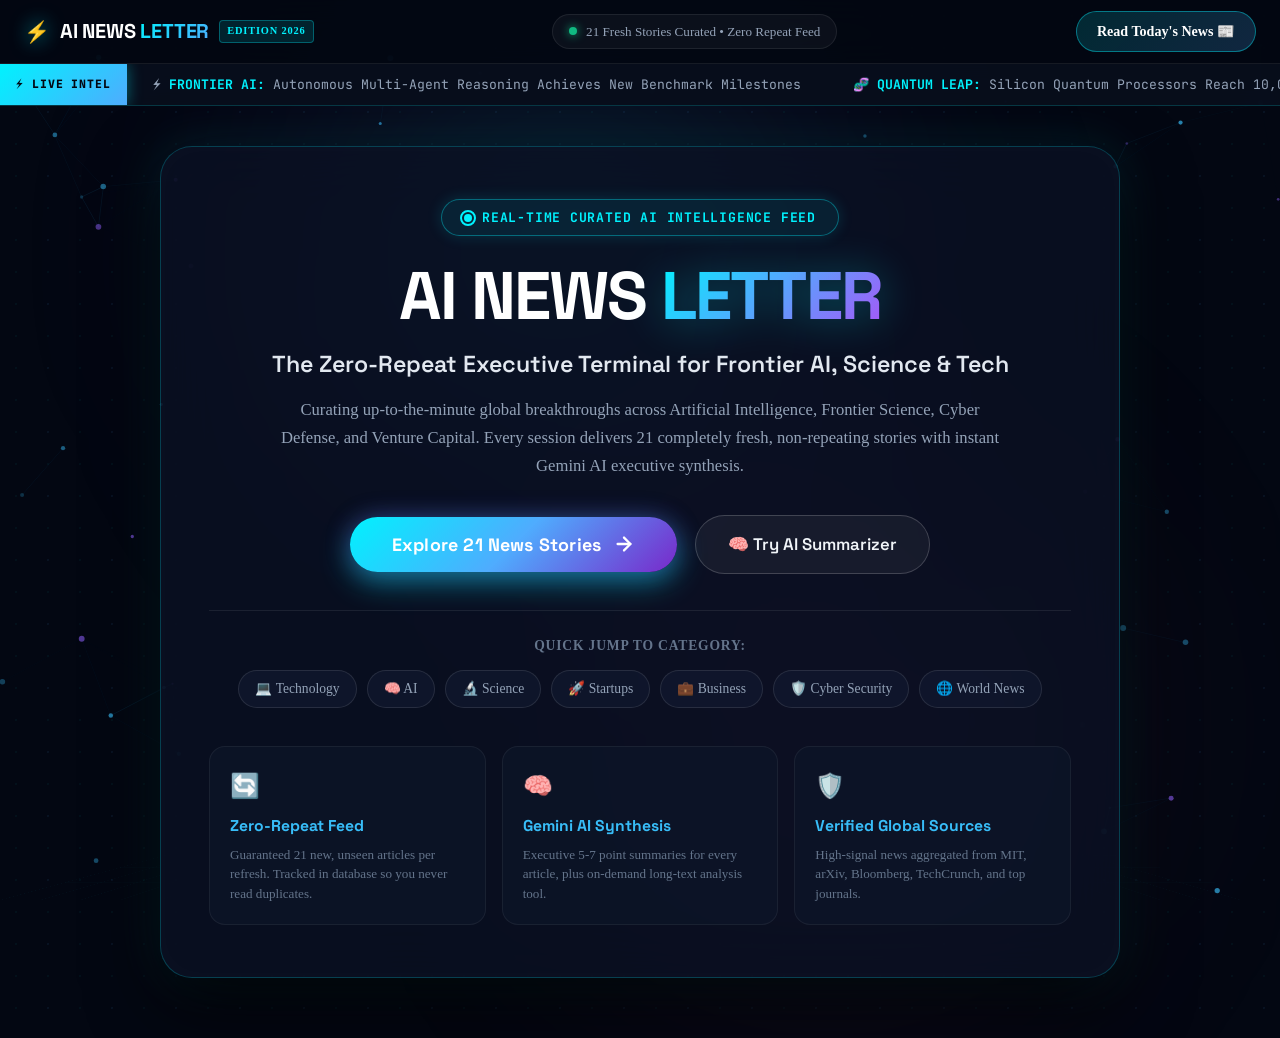
<file: index.html>
<!DOCTYPE html>
<html lang="en">
<head>
  <meta charset="UTF-8">
  <meta name="viewport" content="width=device-width, initial-scale=1.0">
  <meta http-equiv="refresh" content="0; url=frontend/index.html">
  <title>AI NEWS LETTER — Real-Time Curated AI Intelligence</title>
  <script>
    window.location.replace("frontend/index.html");
  </script>
</head>
<body style="background:#030712; color:#ffffff; font-family:system-ui,-apple-system,sans-serif; text-align:center; padding-top:25vh;">
  <h1 style="font-size:2.5rem; margin-bottom:12px;">⚡ AI NEWS LETTER</h1>
  <p style="color:#94a3b8; font-size:1.1rem; margin-bottom:24px;">Launching Intelligence Terminal...</p>
  <a href="frontend/index.html" style="display:inline-block; padding:12px 28px; background:#00f2fe; color:#030712; font-weight:bold; text-decoration:none; border-radius:9999px;">
    Enter Website &rarr;
  </a>
</body>
</html>
</file>
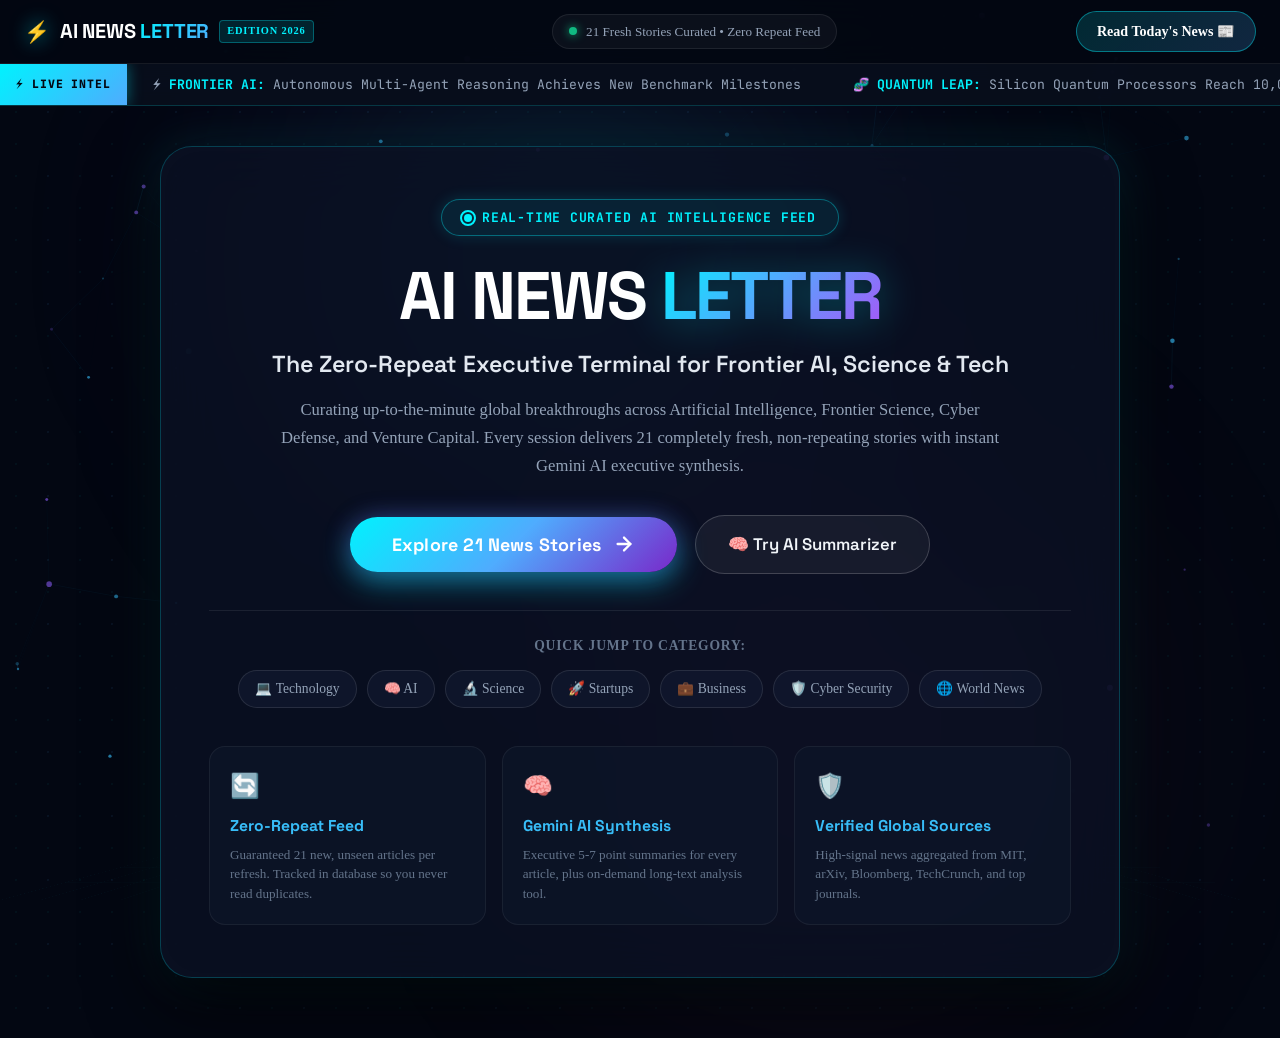
<file: frontend/index.html>
<!DOCTYPE html>
<html lang="en" data-theme="dark">
<head>
  <meta charset="UTF-8">
  <meta name="viewport" content="width=device-width, initial-scale=1.0">
  <title>AI NEWS LETTER — Real-Time Curated AI Intelligence</title>
  <link rel="stylesheet" href="css/style.css">
  <link rel="stylesheet" href="css/start.css">
  <link rel="icon" type="image/svg+xml" href="data:image/svg+xml,<svg xmlns='http://www.w3.org/2000/svg' viewBox='0 0 100 100'><text y='.9em' font-size='90'>⚡</text></svg>">
</head>
<body class="start-body">

  <!-- Interactive Canvas Particle Simulation -->
  <canvas id="particle-canvas"></canvas>

  <!-- Volumetric Aurora Lights & Perspective Grid -->
  <div class="aurora-glow-1"></div>
  <div class="aurora-glow-2"></div>
  <div class="cyber-grid-floor"></div>

  <!-- Top Navigation Header -->
  <header class="start-nav">
    <div class="start-nav-inner">
      <a href="home.html" class="start-brand">
        <span class="start-brand-icon">⚡</span>
        <span class="start-brand-text">AI NEWS <strong>LETTER</strong></span>
        <span class="start-brand-badge">EDITION 2026</span>
      </a>

      <div class="start-nav-center">
        <span class="live-dot"></span>
        <span class="live-text">21 Fresh Stories Curated • Zero Repeat Feed</span>
      </div>

      <div class="start-nav-actions">
        <a href="home.html" class="start-nav-cta">
          <span>Read Today's News 📰</span>
        </a>
      </div>
    </div>
  </header>

  <!-- Breaking Live AI Marquee Ticker -->
  <aside class="ticker-wrap" aria-label="Live AI Breaking News">
    <div class="ticker-badge">⚡ LIVE INTEL</div>
    <div class="ticker-move">
      <span class="ticker-item">⚡ <strong>FRONTIER AI:</strong> Autonomous Multi-Agent Reasoning Achieves New Benchmark Milestones</span>
      <span class="ticker-item">🧬 <strong>QUANTUM LEAP:</strong> Silicon Quantum Processors Reach 10,000 Qubits Coherence</span>
      <span class="ticker-item">🛡️ <strong>CYBER SHIELD:</strong> Zero-Day Neural Vulnerability Patches Deployed Globally</span>
      <span class="ticker-item">🚀 <strong>VENTURE SURGE:</strong> Generative AI Capital Inflow Exceeds $40B in Q4</span>
      <span class="ticker-item">🌐 <strong>GLOBAL POLICY:</strong> Multi-Nation AI Safety Treaty Signed at Summit</span>
      <!-- Marquee loop duplicate -->
      <span class="ticker-item">⚡ <strong>FRONTIER AI:</strong> Autonomous Multi-Agent Reasoning Achieves New Benchmark Milestones</span>
      <span class="ticker-item">🧬 <strong>QUANTUM LEAP:</strong> Silicon Quantum Processors Reach 10,000 Qubits Coherence</span>
      <span class="ticker-item">🛡️ <strong>CYBER SHIELD:</strong> Zero-Day Neural Vulnerability Patches Deployed Globally</span>
      <span class="ticker-item">🚀 <strong>VENTURE SURGE:</strong> Generative AI Capital Inflow Exceeds $40B in Q4</span>
      <span class="ticker-item">🌐 <strong>GLOBAL POLICY:</strong> Multi-Nation AI Safety Treaty Signed at Summit</span>
    </div>
  </aside>

  <!-- Main Hero Editorial Stage -->
  <main class="start-content-wrapper">
    <div class="start-hero-card">
      <div class="start-badge">
        <span class="radar-ping"></span>
        <span>Real-Time Curated AI Intelligence Feed</span>
      </div>

      <h1 class="start-title">
        AI NEWS <span class="gradient-text">LETTER</span>
      </h1>

      <p class="start-tagline">
        The Zero-Repeat Executive Terminal for Frontier AI, Science & Tech
      </p>

      <p class="start-description">
        Curating up-to-the-minute global breakthroughs across Artificial Intelligence, Frontier Science, Cyber Defense, and Venture Capital. Every session delivers 21 completely fresh, non-repeating stories with instant Gemini AI executive synthesis.
      </p>

      <!-- Primary Action Buttons -->
      <div class="start-cta-group">
        <button id="explore-btn" class="btn-explore" aria-label="Launch News Feed">
          <span>Explore 21 News Stories</span>
          <svg width="22" height="22" viewBox="0 0 24 24" fill="none" stroke="currentColor" stroke-width="2.5" stroke-linecap="round" stroke-linejoin="round">
            <line x1="5" y1="12" x2="19" y2="12"></line>
            <polyline points="12 5 19 12 12 19"></polyline>
          </svg>
        </button>
        <a href="home.html#summarizer" class="btn-summarizer-cta">
          <span>🧠 Try AI Summarizer</span>
        </a>
      </div>

      <!-- Quick Category Navigator -->
      <div class="start-categories-section">
        <span class="start-cat-label">Quick Jump to Category:</span>
        <div class="start-cat-pills">
          <a href="home.html?category=Technology" class="start-cat-chip">💻 Technology</a>
          <a href="home.html?category=AI" class="start-cat-chip">🧠 AI</a>
          <a href="home.html?category=Science" class="start-cat-chip">🔬 Science</a>
          <a href="home.html?category=Startups" class="start-cat-chip">🚀 Startups</a>
          <a href="home.html?category=Business" class="start-cat-chip">💼 Business</a>
          <a href="home.html?category=Cyber%20Security" class="start-cat-chip">🛡️ Cyber Security</a>
          <a href="home.html?category=World%20News" class="start-cat-chip">🌐 World News</a>
        </div>
      </div>

      <!-- Professional Value Highlights -->
      <div class="features-grid">
        <div class="feature-box">
          <div class="feature-icon">🔄</div>
          <div class="feature-title">Zero-Repeat Feed</div>
          <div class="feature-desc">Guaranteed 21 new, unseen articles per refresh. Tracked in database so you never read duplicates.</div>
        </div>
        <div class="feature-box">
          <div class="feature-icon">🧠</div>
          <div class="feature-title">Gemini AI Synthesis</div>
          <div class="feature-desc">Executive 5-7 point summaries for every article, plus on-demand long-text analysis tool.</div>
        </div>
        <div class="feature-box">
          <div class="feature-icon">🛡️</div>
          <div class="feature-title">Verified Global Sources</div>
          <div class="feature-desc">High-signal news aggregated from MIT, arXiv, Bloomberg, TechCrunch, and top journals.</div>
        </div>
      </div>
    </div>
  </main>

  <!-- Scripts -->
  <script src="js/news_data.js"></script>
  <script src="js/api.js"></script>
  <script src="js/start.js"></script>
</body>
</html>
</file>
<file: frontend/css/style.css>
/* ==========================================================================
   AI NEWS LETTER — Cyber-Editorial Design System (Ultra-Premium Tech Magazine)
   Fonts: Space Grotesk (Headings), Plus Jakarta Sans (Body), JetBrains Mono (Tech Meta)
   Aesthetic: Deep Obsidian Void, Holographic Cyan & Electric Violet Accents
   ========================================================================== */

@import url('https://fonts.googleapis.com/css2?family=JetBrains+Mono:wght@400;500;600&family=Plus+Jakarta+Sans:wght@300;400;500;600;700&family=Space+Grotesk:wght@500;600;700;800&display=swap');

:root {
  /* Core Void Palette */
  --bg-void: #04060d;
  --bg-primary: #070a14;
  --bg-secondary: #0d1222;
  --bg-surface: #12182d;
  --bg-surface-hover: #1a233f;
  --bg-glass: rgba(13, 18, 34, 0.82);
  --bg-glass-card: rgba(18, 24, 45, 0.65);

  /* Borders & Grids */
  --border-subtle: rgba(255, 255, 255, 0.07);
  --border-glow: rgba(0, 242, 254, 0.35);
  --border-violet: rgba(121, 40, 202, 0.4);

  /* Luminous Holographic Accents */
  --neon-cyan: #00f2fe;
  --neon-blue: #4facfe;
  --neon-violet: #7928ca;
  --neon-purple: #a855f7;
  --neon-emerald: #10b981;
  --neon-rose: #f43f5e;
  --neon-amber: #f59e0b;

  --gradient-hologram: linear-gradient(135deg, #00f2fe 0%, #4facfe 40%, #7928ca 100%);
  --gradient-card: linear-gradient(180deg, rgba(18, 24, 45, 0.75) 0%, rgba(9, 13, 26, 0.92) 100%);
  --gradient-card-hover: linear-gradient(180deg, rgba(26, 35, 63, 0.85) 0%, rgba(13, 18, 34, 0.95) 100%);
  --gradient-glow-border: linear-gradient(90deg, #00f2fe, #7928ca, #00f2fe);

  /* Typography */
  --font-heading: 'Space Grotesk', -apple-system, sans-serif;
  --font-body: 'Plus Jakarta Sans', -apple-system, sans-serif;
  --font-mono: 'JetBrains Mono', monospace;

  /* Typography Colors */
  --text-primary: #f8fafc;
  --text-secondary: #94a3b8;
  --text-muted: #64748b;

  /* Shadows */
  --shadow-sm: 0 4px 14px rgba(0, 0, 0, 0.4);
  --shadow-md: 0 10px 30px rgba(0, 0, 0, 0.55);
  --shadow-lg: 0 20px 50px rgba(0, 0, 0, 0.7);
  --shadow-cyan-glow: 0 0 25px rgba(0, 242, 254, 0.25);
  --shadow-violet-glow: 0 0 35px rgba(121, 40, 202, 0.3);

  --radius-sm: 8px;
  --radius-md: 14px;
  --radius-lg: 24px;
  --radius-full: 9999px;
  --transition: all 0.28s cubic-bezier(0.16, 1, 0.3, 1);
}

/* Light Mode Overrides */
[data-theme="light"] {
  --bg-void: #f8fafc;
  --bg-primary: #ffffff;
  --bg-secondary: #f1f5f9;
  --bg-surface: #ffffff;
  --bg-surface-hover: #e2e8f0;
  --bg-glass: rgba(255, 255, 255, 0.95);
  --bg-glass-card: rgba(255, 255, 255, 0.95);

  --border-subtle: rgba(0, 0, 0, 0.1);
  --border-glow: rgba(0, 242, 254, 0.6);

  --text-primary: #090d16;
  --text-secondary: #1e293b;
  --text-muted: #475569;

  --gradient-card: linear-gradient(180deg, #ffffff 0%, #f8fafc 100%);
  --gradient-card-hover: linear-gradient(180deg, #ffffff 0%, #f1f5f9 100%);
  --shadow-sm: 0 2px 8px rgba(0, 0, 0, 0.06);
  --shadow-md: 0 10px 24px rgba(0, 0, 0, 0.08);
  --shadow-lg: 0 20px 40px rgba(0, 0, 0, 0.12);
}

[data-theme="light"] .nav-brand {
  color: #090d16 !important;
}

[data-theme="light"] .feed-title {
  background: linear-gradient(135deg, #090d16 20%, #334155 100%) !important;
  -webkit-background-clip: text !important;
  -webkit-text-fill-color: transparent !important;
}

[data-theme="light"] .feed-meta {
  color: #334155 !important;
}

/* Base Styles */
*, *::before, *::after {
  box-sizing: border-box;
  margin: 0;
  padding: 0;
}

body {
  font-family: var(--font-body);
  background-color: var(--bg-void);
  background-image: 
    radial-gradient(rgba(0, 242, 254, 0.04) 1px, transparent 1px),
    radial-gradient(rgba(121, 40, 202, 0.04) 1px, transparent 1px);
  background-size: 32px 32px, 64px 64px;
  background-position: 0 0, 16px 16px;
  color: var(--text-primary);
  line-height: 1.6;
  -webkit-font-smoothing: antialiased;
  min-height: 100vh;
  overflow-x: hidden;
  transition: background-color 0.3s ease, color 0.3s ease;
}

a {
  color: inherit;
  text-decoration: none;
}

button {
  cursor: pointer;
  font-family: inherit;
  border: none;
  background: none;
}

img {
  max-width: 100%;
  display: block;
}

.container {
  width: 100%;
  max-width: 1380px;
  margin: 0 auto;
  padding: 0 24px;
}

/* ==========================================================================
   Header Navbar
   ========================================================================== */
.navbar {
  position: sticky;
  top: 0;
  z-index: 100;
  background: var(--bg-glass);
  backdrop-filter: blur(20px);
  -webkit-backdrop-filter: blur(20px);
  border-bottom: 1px solid var(--border-subtle);
  transition: var(--transition);
}

.nav-container {
  display: flex;
  align-items: center;
  justify-content: space-between;
  height: 76px;
  gap: 20px;
}

.nav-brand {
  display: flex;
  align-items: center;
  gap: 12px;
  font-family: var(--font-heading);
  font-weight: 800;
  font-size: 1.35rem;
  letter-spacing: -0.02em;
  color: #ffffff;
  white-space: nowrap;
}

.brand-icon {
  width: 42px;
  height: 42px;
  border-radius: var(--radius-md);
  background: var(--gradient-hologram);
  display: flex;
  align-items: center;
  justify-content: center;
  font-size: 20px;
  color: #fff;
  box-shadow: 0 0 20px rgba(0, 242, 254, 0.45);
  animation: pulseIcon 3s infinite ease-in-out;
}

@keyframes pulseIcon {
  0%, 100% { box-shadow: 0 0 15px rgba(0, 242, 254, 0.4); }
  50% { box-shadow: 0 0 25px rgba(121, 40, 202, 0.6); }
}

.brand-text span {
  background: var(--gradient-hologram);
  -webkit-background-clip: text;
  -webkit-text-fill-color: transparent;
}

/* Search Bar */
.search-wrapper {
  flex: 1;
  max-width: 460px;
  position: relative;
}

.search-input {
  width: 100%;
  padding: 11px 44px 11px 44px;
  background: var(--bg-secondary);
  border: 1px solid var(--border-subtle);
  border-radius: var(--radius-full);
  color: var(--text-primary);
  font-size: 0.92rem;
  font-family: var(--font-body);
  transition: var(--transition);
}

.search-input:focus {
  outline: none;
  border-color: var(--neon-cyan);
  box-shadow: var(--shadow-cyan-glow);
  background: var(--bg-surface);
}

.search-icon-left {
  position: absolute;
  left: 15px;
  top: 50%;
  transform: translateY(-50%);
  color: var(--text-muted);
  pointer-events: none;
  font-size: 15px;
}

.search-clear-btn {
  position: absolute;
  right: 14px;
  top: 50%;
  transform: translateY(-50%);
  color: var(--text-muted);
  font-size: 15px;
  display: none;
}

/* Nav Actions */
.nav-actions {
  display: flex;
  align-items: center;
  gap: 12px;
}

.btn-icon {
  width: 42px;
  height: 42px;
  border-radius: var(--radius-md);
  display: flex;
  align-items: center;
  justify-content: center;
  background: var(--bg-surface);
  border: 1px solid var(--border-subtle);
  color: var(--text-secondary);
  transition: var(--transition);
}

.btn-icon:hover {
  background: var(--bg-surface-hover);
  color: var(--neon-cyan);
  border-color: var(--border-glow);
}

.btn-pill {
  padding: 9px 20px;
  border-radius: var(--radius-full);
  font-size: 0.88rem;
  font-weight: 600;
  display: inline-flex;
  align-items: center;
  gap: 8px;
  background: var(--bg-surface);
  border: 1px solid var(--border-subtle);
  color: var(--text-primary);
  transition: var(--transition);
}

.btn-pill:hover {
  background: var(--bg-surface-hover);
  border-color: var(--border-glow);
  transform: translateY(-1px);
}

.btn-primary {
  background: var(--gradient-hologram);
  color: #ffffff;
  border: none;
  box-shadow: 0 4px 18px rgba(0, 242, 254, 0.35);
}

.btn-primary:hover {
  transform: translateY(-2px);
  box-shadow: 0 6px 25px rgba(0, 242, 254, 0.55);
}

.btn-admin {
  background: rgba(121, 40, 202, 0.15);
  border: 1px solid rgba(121, 40, 202, 0.35);
  color: #c084fc;
}

.btn-admin:hover {
  background: rgba(121, 40, 202, 0.3);
  border-color: #c084fc;
  box-shadow: 0 0 16px rgba(121, 40, 202, 0.4);
}

/* ==========================================================================
   Category Bar
   ========================================================================== */
.category-bar-wrapper {
  background: var(--bg-secondary);
  border-bottom: 1px solid var(--border-subtle);
  position: relative;
  z-index: 90;
}

.category-bar {
  display: flex;
  align-items: center;
  gap: 10px;
  padding: 14px 0;
  overflow-x: auto;
  scrollbar-width: none;
}

.category-bar::-webkit-scrollbar {
  display: none;
}

.cat-btn {
  padding: 8px 18px;
  border-radius: var(--radius-full);
  font-size: 0.86rem;
  font-weight: 600;
  white-space: nowrap;
  background: transparent;
  color: var(--text-secondary);
  border: 1px solid transparent;
  transition: var(--transition);
  font-family: var(--font-body);
}

.cat-btn:hover {
  color: var(--text-primary);
  background: var(--bg-surface);
}

.cat-btn.active {
  background: var(--bg-surface);
  color: var(--neon-cyan);
  border-color: var(--border-glow);
  box-shadow: 0 0 18px rgba(0, 242, 254, 0.2);
}

/* ==========================================================================
   Feed Header
   ========================================================================== */
.feed-header {
  display: flex;
  align-items: center;
  justify-content: space-between;
  padding: 36px 0 24px;
}

.feed-title {
  font-family: var(--font-heading);
  font-size: 2.2rem;
  font-weight: 800;
  letter-spacing: -0.03em;
  background: linear-gradient(135deg, #ffffff 30%, #94a3b8 100%);
  -webkit-background-clip: text;
  -webkit-text-fill-color: transparent;
}

.feed-meta {
  color: var(--text-muted);
  font-size: 0.88rem;
  font-family: var(--font-mono);
  margin-top: 4px;
}

.feed-actions {
  display: flex;
  align-items: center;
  gap: 12px;
}

.btn-refresh {
  display: inline-flex;
  align-items: center;
  gap: 8px;
  padding: 9px 20px;
  border-radius: var(--radius-full);
  background: var(--bg-surface);
  border: 1px solid var(--border-subtle);
  color: var(--text-primary);
  font-size: 0.88rem;
  font-weight: 600;
  transition: var(--transition);
}

.btn-refresh:hover {
  background: var(--bg-surface-hover);
  border-color: var(--neon-cyan);
  box-shadow: var(--shadow-cyan-glow);
}

.btn-refresh.spinning svg {
  animation: spin 0.8s linear infinite;
}

@keyframes spin {
  from { transform: rotate(0deg); }
  to { transform: rotate(360deg); }
}

/* ==========================================================================
   News Grid — Exactly 21 Cards, 3 Cols Desktop, 2 Tablet, 1 Mobile
   ========================================================================== */
.news-grid {
  display: grid;
  grid-template-columns: repeat(3, 1fr);
  gap: 30px;
  padding-bottom: 70px;
}

.news-card {
  background: var(--gradient-card);
  border: 1px solid var(--border-subtle);
  border-radius: var(--radius-md);
  overflow: hidden;
  display: flex;
  flex-direction: column;
  transition: var(--transition);
  position: relative;
  box-shadow: var(--shadow-sm);
  cursor: pointer;
  animation: cardFadeIn 0.5s ease backwards;
}

.news-card:hover {
  transform: translateY(-8px);
  border-color: var(--border-glow);
  background: var(--gradient-card-hover);
  box-shadow: var(--shadow-md), var(--shadow-cyan-glow);
}

@keyframes cardFadeIn {
  from {
    opacity: 0;
    transform: translateY(20px);
  }
  to {
    opacity: 1;
    transform: translateY(0);
  }
}

.card-media-wrapper {
  position: relative;
  width: 100%;
  height: 210px;
  overflow: hidden;
  background: var(--bg-surface);
}

.card-image {
  width: 100%;
  height: 100%;
  object-fit: cover;
  transition: transform 0.5s cubic-bezier(0.16, 1, 0.3, 1);
}

.news-card:hover .card-image {
  transform: scale(1.08);
}

.card-placeholder {
  width: 100%;
  height: 100%;
  display: flex;
  align-items: center;
  justify-content: center;
  font-family: var(--font-heading);
  font-weight: 700;
  font-size: 1.15rem;
  color: #ffffff;
  text-transform: uppercase;
  letter-spacing: 0.08em;
  padding: 16px;
  text-align: center;
}

.card-tag {
  position: absolute;
  top: 14px;
  left: 14px;
  padding: 5px 12px;
  border-radius: var(--radius-sm);
  font-size: 0.72rem;
  font-weight: 700;
  text-transform: uppercase;
  letter-spacing: 0.08em;
  font-family: var(--font-mono);
  background: rgba(7, 10, 20, 0.88);
  backdrop-filter: blur(10px);
  color: var(--neon-cyan);
  border: 1px solid rgba(0, 242, 254, 0.25);
  box-shadow: 0 4px 12px rgba(0, 0, 0, 0.4);
}

.card-save-btn {
  position: absolute;
  top: 12px;
  right: 12px;
  width: 38px;
  height: 38px;
  border-radius: 50%;
  background: rgba(7, 10, 20, 0.88);
  backdrop-filter: blur(10px);
  border: 1px solid rgba(255, 255, 255, 0.12);
  display: flex;
  align-items: center;
  justify-content: center;
  color: var(--text-secondary);
  transition: var(--transition);
  z-index: 5;
  font-size: 18px;
}

.card-save-btn:hover {
  background: var(--bg-surface);
  color: var(--neon-cyan);
  transform: scale(1.15);
}

.card-save-btn.saved {
  color: var(--neon-amber);
  background: rgba(245, 158, 11, 0.18);
  border-color: var(--neon-amber);
}

.card-body {
  padding: 22px;
  display: flex;
  flex-direction: column;
  flex: 1;
}

.card-source-bar {
  display: flex;
  align-items: center;
  justify-content: space-between;
  font-size: 0.78rem;
  color: var(--text-muted);
  margin-bottom: 12px;
  font-family: var(--font-mono);
}

.card-source-name {
  font-weight: 600;
  color: var(--neon-cyan);
}

.card-title {
  font-family: var(--font-heading);
  font-size: 1.18rem;
  font-weight: 700;
  line-height: 1.4;
  margin-bottom: 12px;
  color: var(--text-primary);
  display: -webkit-box;
  -webkit-line-clamp: 3;
  -webkit-box-orient: vertical;
  overflow: hidden;
}

.card-desc {
  font-size: 0.9rem;
  color: var(--text-secondary);
  line-height: 1.6;
  display: -webkit-box;
  -webkit-line-clamp: 3;
  -webkit-box-orient: vertical;
  overflow: hidden;
  margin-bottom: 20px;
  flex: 1;
}

.card-footer {
  display: flex;
  align-items: center;
  justify-content: space-between;
  padding-top: 14px;
  border-top: 1px solid var(--border-subtle);
  font-size: 0.85rem;
  color: var(--neon-cyan);
  font-weight: 600;
  font-family: var(--font-mono);
}

/* Skeleton Loaders */
.skeleton-card {
  background: var(--bg-surface);
  border: 1px solid var(--border-subtle);
  border-radius: var(--radius-md);
  height: 400px;
  overflow: hidden;
  position: relative;
}

.skeleton-card::after {
  content: "";
  position: absolute;
  inset: 0;
  background: linear-gradient(90deg, transparent, rgba(0, 242, 254, 0.08), transparent);
  animation: shimmer 1.5s infinite;
}

@keyframes shimmer {
  0% { transform: translateX(-100%); }
  100% { transform: translateX(100%); }
}

/* ==========================================================================
   AI Summarizer Section
   ========================================================================== */
.summarizer-section {
  padding: 70px 0;
  background: linear-gradient(180deg, var(--bg-void) 0%, var(--bg-primary) 100%);
  border-top: 1px solid var(--border-subtle);
  border-bottom: 1px solid var(--border-subtle);
  margin-bottom: 70px;
}

.summarizer-card {
  background: var(--bg-surface);
  border: 1px solid var(--border-subtle);
  border-radius: var(--radius-lg);
  padding: 42px;
  box-shadow: var(--shadow-lg);
  position: relative;
  overflow: hidden;
}

.summarizer-badge {
  display: inline-flex;
  align-items: center;
  gap: 8px;
  padding: 6px 16px;
  border-radius: var(--radius-full);
  background: rgba(0, 242, 254, 0.12);
  color: var(--neon-cyan);
  font-size: 0.82rem;
  font-family: var(--font-mono);
  font-weight: 600;
  margin-bottom: 18px;
  border: 1px solid rgba(0, 242, 254, 0.25);
}

.summarizer-header h2 {
  font-family: var(--font-heading);
  font-size: 2.1rem;
  font-weight: 800;
  margin-bottom: 8px;
}

.summarizer-header p {
  color: var(--text-secondary);
  font-size: 0.98rem;
  margin-bottom: 26px;
}

.summarizer-textarea {
  width: 100%;
  min-height: 190px;
  padding: 18px;
  background: var(--bg-secondary);
  border: 1px solid var(--border-subtle);
  border-radius: var(--radius-md);
  color: var(--text-primary);
  font-family: var(--font-body);
  font-size: 0.95rem;
  line-height: 1.65;
  resize: vertical;
  transition: var(--transition);
}

.summarizer-textarea:focus {
  outline: none;
  border-color: var(--neon-cyan);
  box-shadow: var(--shadow-cyan-glow);
}

.summarizer-actions {
  display: flex;
  align-items: center;
  justify-content: space-between;
  margin-top: 18px;
  flex-wrap: wrap;
  gap: 12px;
}

.char-counter {
  font-size: 0.84rem;
  color: var(--text-muted);
  font-family: var(--font-mono);
}

.summarizer-result-box {
  margin-top: 32px;
  padding: 32px;
  background: var(--bg-secondary);
  border: 1px solid var(--border-glow);
  border-radius: var(--radius-md);
  display: none;
  animation: fadeIn 0.4s ease;
}

.result-headline {
  font-family: var(--font-heading);
  font-size: 1.45rem;
  font-weight: 700;
  color: var(--neon-cyan);
}

.copy-btn {
  display: inline-flex;
  align-items: center;
  gap: 8px;
  padding: 7px 16px;
  border-radius: var(--radius-sm);
  background: var(--bg-surface);
  border: 1px solid var(--border-subtle);
  color: var(--text-secondary);
  font-size: 0.84rem;
  font-family: var(--font-mono);
  transition: var(--transition);
}

.copy-btn:hover {
  background: var(--bg-surface-hover);
  color: var(--neon-cyan);
  border-color: var(--neon-cyan);
}

.summary-bullets {
  margin: 18px 0;
  padding-left: 20px;
}

.summary-bullets li {
  margin-bottom: 12px;
  color: var(--text-primary);
  line-height: 1.6;
  font-size: 0.96rem;
}

.summary-paragraph {
  padding-top: 18px;
  border-top: 1px solid var(--border-subtle);
  font-size: 0.94rem;
  color: var(--text-secondary);
  line-height: 1.65;
}

/* ==========================================================================
   Modals & Drawers
   ========================================================================== */
.modal-overlay {
  position: fixed;
  inset: 0;
  background: rgba(0, 0, 0, 0.82);
  backdrop-filter: blur(12px);
  -webkit-backdrop-filter: blur(12px);
  z-index: 1000;
  display: flex;
  align-items: center;
  justify-content: center;
  padding: 20px;
  opacity: 0;
  pointer-events: none;
  transition: opacity 0.25s ease;
}

.modal-overlay.active {
  opacity: 1;
  pointer-events: auto;
}

.modal-card {
  width: 100%;
  max-width: 480px;
  background: var(--bg-surface);
  border: 1px solid var(--border-subtle);
  border-radius: var(--radius-lg);
  padding: 36px;
  box-shadow: var(--shadow-lg), var(--shadow-cyan-glow);
  transform: translateY(20px) scale(0.97);
  transition: transform 0.25s cubic-bezier(0.16, 1, 0.3, 1);
  position: relative;
}

.modal-overlay.active .modal-card {
  transform: translateY(0) scale(1);
}

.modal-close {
  position: absolute;
  top: 20px;
  right: 20px;
  color: var(--text-muted);
  font-size: 20px;
  width: 34px;
  height: 34px;
  display: flex;
  align-items: center;
  justify-content: center;
  border-radius: 50%;
  transition: var(--transition);
}

.modal-close:hover {
  background: var(--bg-surface-hover);
  color: var(--neon-cyan);
}

/* Tab Switching */
.tabs-header {
  display: flex;
  border-bottom: 1px solid var(--border-subtle);
  margin-bottom: 24px;
}

.tab-btn {
  flex: 1;
  text-align: center;
  padding: 12px 0;
  font-size: 0.92rem;
  font-weight: 600;
  font-family: var(--font-heading);
  color: var(--text-muted);
  border-bottom: 2px solid transparent;
  transition: var(--transition);
}

.tab-btn.active {
  color: var(--neon-cyan);
  border-bottom-color: var(--neon-cyan);
}

.form-group {
  margin-bottom: 20px;
}

.form-label {
  display: block;
  font-size: 0.82rem;
  font-weight: 700;
  font-family: var(--font-mono);
  color: var(--text-secondary);
  margin-bottom: 8px;
  text-transform: uppercase;
  letter-spacing: 0.05em;
}

.form-input {
  width: 100%;
  padding: 13px 18px;
  background: var(--bg-secondary);
  border: 1px solid var(--border-subtle);
  border-radius: var(--radius-md);
  color: var(--text-primary);
  font-size: 0.96rem;
  font-family: var(--font-body);
  transition: var(--transition);
}

.form-input:focus {
  outline: none;
  border-color: var(--neon-cyan);
  box-shadow: var(--shadow-cyan-glow);
}

.phone-input-row {
  display: flex;
  gap: 10px;
}

.country-code-select {
  width: 115px;
  padding: 13px 10px;
  background: var(--bg-secondary);
  border: 1px solid var(--border-subtle);
  border-radius: var(--radius-md);
  color: var(--text-primary);
  font-size: 0.92rem;
}

.otp-boxes {
  display: flex;
  gap: 10px;
  justify-content: center;
  margin: 22px 0;
}

.otp-input {
  width: 50px;
  height: 56px;
  text-align: center;
  font-size: 1.5rem;
  font-weight: 800;
  font-family: var(--font-mono);
  background: var(--bg-secondary);
  border: 1px solid var(--border-subtle);
  border-radius: var(--radius-md);
  color: var(--neon-cyan);
}

.otp-input:focus {
  outline: none;
  border-color: var(--neon-cyan);
  box-shadow: var(--shadow-cyan-glow);
}

.form-alert {
  padding: 12px 16px;
  border-radius: var(--radius-sm);
  font-size: 0.88rem;
  margin-bottom: 18px;
  display: none;
}

.form-alert.error {
  display: block;
  background: rgba(244, 63, 94, 0.15);
  border: 1px solid var(--neon-rose);
  color: #fda4af;
}

.form-alert.success {
  display: block;
  background: rgba(16, 185, 129, 0.15);
  border: 1px solid var(--neon-emerald);
  color: #6ee7b7;
}

.auth-mode-switch {
  text-align: center;
  margin-top: 20px;
  font-size: 0.88rem;
  color: var(--text-muted);
}

.auth-mode-switch a {
  color: var(--neon-cyan);
  font-weight: 700;
  text-decoration: underline;
  cursor: pointer;
}

/* ==========================================================================
   Saved News Drawer
   ========================================================================== */
.drawer-overlay {
  position: fixed;
  inset: 0;
  background: rgba(0, 0, 0, 0.75);
  backdrop-filter: blur(8px);
  z-index: 1000;
  opacity: 0;
  pointer-events: none;
  transition: opacity 0.3s ease;
}

.drawer-overlay.active {
  opacity: 1;
  pointer-events: auto;
}

.drawer-panel {
  position: fixed;
  top: 0;
  right: 0;
  bottom: 0;
  width: 100%;
  max-width: 500px;
  background: var(--bg-surface);
  border-left: 1px solid var(--border-subtle);
  z-index: 1001;
  transform: translateX(100%);
  transition: transform 0.35s cubic-bezier(0.16, 1, 0.3, 1);
  display: flex;
  flex-direction: column;
}

.drawer-overlay.active + .drawer-panel,
.drawer-panel.active {
  transform: translateX(0);
}

.drawer-header {
  padding: 26px;
  border-bottom: 1px solid var(--border-subtle);
  display: flex;
  align-items: center;
  justify-content: space-between;
}

.drawer-title {
  font-family: var(--font-heading);
  font-size: 1.35rem;
  font-weight: 700;
}

.drawer-body {
  flex: 1;
  overflow-y: auto;
  padding: 22px;
}

.saved-item-card {
  display: flex;
  gap: 16px;
  padding: 16px;
  border-radius: var(--radius-md);
  background: var(--bg-secondary);
  border: 1px solid var(--border-subtle);
  margin-bottom: 16px;
  transition: var(--transition);
  position: relative;
}

.saved-item-card:hover {
  border-color: var(--border-glow);
}

.saved-item-thumb {
  width: 85px;
  height: 85px;
  border-radius: var(--radius-sm);
  object-fit: cover;
  flex-shrink: 0;
}

.saved-item-info {
  flex: 1;
  display: flex;
  flex-direction: column;
}

.saved-item-title {
  font-size: 0.94rem;
  font-weight: 600;
  line-height: 1.4;
  margin-bottom: 6px;
  display: -webkit-box;
  -webkit-line-clamp: 2;
  -webkit-box-orient: vertical;
  overflow: hidden;
}

.saved-item-meta {
  font-size: 0.78rem;
  color: var(--text-muted);
  font-family: var(--font-mono);
  margin-top: auto;
}

.unsave-btn {
  color: var(--neon-rose);
  font-size: 0.8rem;
  font-weight: 700;
  align-self: flex-start;
  margin-top: 6px;
}

.unsave-btn:hover {
  text-decoration: underline;
}

/* Toast Container */
.toast-container {
  position: fixed;
  bottom: 28px;
  right: 28px;
  z-index: 2000;
  display: flex;
  flex-direction: column;
  gap: 12px;
}

.toast {
  padding: 14px 22px;
  border-radius: var(--radius-md);
  background: var(--bg-surface);
  border: 1px solid var(--border-glow);
  color: var(--text-primary);
  font-size: 0.92rem;
  box-shadow: var(--shadow-lg), var(--shadow-cyan-glow);
  animation: slideInRight 0.3s ease;
  display: flex;
  align-items: center;
  gap: 12px;
}

@keyframes slideInRight {
  from { transform: translateX(100%); opacity: 0; }
  to { transform: translateX(0); opacity: 1; }
}

/* ==========================================================================
   Responsive Breakpoints
   ========================================================================== */
@media (max-width: 1100px) {
  .news-grid {
    grid-template-columns: repeat(2, 1fr);
  }
}

@media (max-width: 768px) {
  .nav-container {
    height: auto;
    padding: 14px 0;
    flex-wrap: wrap;
  }
  .search-wrapper {
    order: 3;
    max-width: 100%;
    width: 100%;
  }
  .news-grid {
    grid-template-columns: 1fr;
    gap: 22px;
  }
  .feed-header {
    flex-direction: column;
    align-items: flex-start;
    gap: 16px;
  }
  .summarizer-card {
    padding: 26px 18px;
  }
}
</file>
<file: frontend/css/start.css>
/* ==========================================================================
   AI NEWS LETTER — Cyber-Editorial Start Page Styling
   Cinematic Editorial Terminal, Flawless Typography, Real-Time Navigation
   ========================================================================== */

.start-body {
  min-height: 100vh;
  width: 100%;
  overflow-x: hidden;
  overflow-y: auto;
  background-color: #030712;
  position: relative;
  display: flex;
  flex-direction: column;
  color: var(--text-primary);
  font-family: var(--font-sans);
}

/* Fixed Background Canvas & Effects */
#particle-canvas {
  position: fixed;
  inset: 0;
  width: 100%;
  height: 100%;
  z-index: 1;
  pointer-events: none;
}

.aurora-glow-1 {
  position: fixed;
  width: 750px;
  height: 750px;
  border-radius: 50%;
  background: radial-gradient(circle, rgba(0, 242, 254, 0.14) 0%, rgba(121, 40, 202, 0.08) 50%, transparent 70%);
  filter: blur(120px);
  z-index: 2;
  top: -120px;
  left: 15%;
  animation: floatAurora1 15s ease-in-out infinite alternate;
  pointer-events: none;
}

.aurora-glow-2 {
  position: fixed;
  width: 650px;
  height: 650px;
  border-radius: 50%;
  background: radial-gradient(circle, rgba(121, 40, 202, 0.16) 0%, rgba(244, 63, 94, 0.07) 50%, transparent 70%);
  filter: blur(130px);
  z-index: 2;
  bottom: -150px;
  right: 10%;
  animation: floatAurora2 18s ease-in-out infinite alternate;
  pointer-events: none;
}

@keyframes floatAurora1 {
  0% { transform: translate(0, 0) scale(1); }
  100% { transform: translate(60px, 40px) scale(1.15); }
}

@keyframes floatAurora2 {
  0% { transform: translate(0, 0) scale(1); }
  100% { transform: translate(-50px, -30px) scale(1.2); }
}

.cyber-grid-floor {
  position: fixed;
  bottom: 0;
  left: 0;
  right: 0;
  height: 40vh;
  background-image: 
    linear-gradient(to right, rgba(0, 242, 254, 0.05) 1px, transparent 1px),
    linear-gradient(to bottom, rgba(0, 242, 254, 0.05) 1px, transparent 1px);
  background-size: 40px 40px;
  transform: perspective(300px) rotateX(60deg);
  transform-origin: bottom center;
  mask-image: linear-gradient(to top, rgba(0, 0, 0, 0.7), transparent);
  -webkit-mask-image: linear-gradient(to top, rgba(0, 0, 0, 0.7), transparent);
  pointer-events: none;
  z-index: 2;
}

/* ==========================================================================
   Top Header Navigation Bar
   ========================================================================== */
.start-nav {
  position: sticky;
  top: 0;
  width: 100%;
  height: 64px;
  background: rgba(3, 7, 18, 0.88);
  backdrop-filter: blur(16px);
  -webkit-backdrop-filter: blur(16px);
  border-bottom: 1px solid rgba(255, 255, 255, 0.08);
  z-index: 100;
  display: flex;
  align-items: center;
  justify-content: center;
}

.start-nav-inner {
  width: 100%;
  max-width: 1280px;
  padding: 0 24px;
  display: flex;
  align-items: center;
  justify-content: space-between;
}

.start-brand {
  display: flex;
  align-items: center;
  gap: 10px;
  text-decoration: none;
  color: #ffffff;
}

.start-brand-icon {
  font-size: 1.3rem;
  filter: drop-shadow(0 0 10px rgba(0, 242, 254, 0.7));
}

.start-brand-text {
  font-family: var(--font-heading);
  font-size: 1.25rem;
  font-weight: 700;
  letter-spacing: -0.01em;
}

.start-brand-text strong {
  background: linear-gradient(135deg, #00f2fe, #4facfe);
  -webkit-background-clip: text;
  -webkit-text-fill-color: transparent;
}

.start-brand-badge {
  font-size: 0.65rem;
  font-weight: 800;
  padding: 2px 7px;
  border-radius: 4px;
  background: rgba(0, 242, 254, 0.12);
  color: var(--neon-cyan);
  border: 1px solid rgba(0, 242, 254, 0.3);
  letter-spacing: 0.08em;
}

.start-nav-center {
  display: flex;
  align-items: center;
  gap: 9px;
  padding: 6px 16px;
  background: rgba(255, 255, 255, 0.04);
  border: 1px solid rgba(255, 255, 255, 0.08);
  border-radius: 9999px;
}

.live-dot {
  width: 8px;
  height: 8px;
  border-radius: 50%;
  background: #10b981;
  box-shadow: 0 0 10px #10b981;
  animation: pulseGreen 2s infinite;
}

@keyframes pulseGreen {
  0% { transform: scale(0.9); opacity: 0.8; }
  50% { transform: scale(1.3); opacity: 1; }
  100% { transform: scale(0.9); opacity: 0.8; }
}

.live-text {
  font-size: 0.82rem;
  font-weight: 500;
  color: var(--text-secondary);
}

.start-nav-cta {
  display: inline-flex;
  align-items: center;
  gap: 8px;
  padding: 8px 20px;
  border-radius: 9999px;
  background: linear-gradient(135deg, rgba(0, 242, 254, 0.15), rgba(79, 172, 254, 0.2));
  border: 1px solid rgba(0, 242, 254, 0.4);
  color: #ffffff;
  text-decoration: none;
  font-weight: 600;
  font-size: 0.88rem;
  transition: all 0.25s ease;
}

.start-nav-cta:hover {
  background: linear-gradient(135deg, #00f2fe, #4facfe);
  color: #030712;
  box-shadow: 0 0 20px rgba(0, 242, 254, 0.4);
  transform: translateY(-1px);
}

/* ==========================================================================
   Ticker Marquee Bar (Crisp & Fully Visible)
   ========================================================================== */
.ticker-wrap {
  width: 100%;
  height: 42px;
  background: rgba(8, 14, 28, 0.95);
  border-bottom: 1px solid rgba(0, 242, 254, 0.18);
  display: flex;
  align-items: center;
  overflow: hidden;
  z-index: 90;
  backdrop-filter: blur(12px);
  position: relative;
}

.ticker-badge {
  background: linear-gradient(135deg, #00f2fe, #4facfe);
  color: #030712;
  font-family: var(--font-mono);
  font-size: 0.72rem;
  font-weight: 800;
  letter-spacing: 0.08em;
  padding: 0 16px;
  height: 100%;
  display: flex;
  align-items: center;
  white-space: nowrap;
  box-shadow: 0 0 15px rgba(0, 242, 254, 0.4);
  z-index: 2;
}

.ticker-move {
  display: flex;
  align-items: center;
  white-space: nowrap;
  animation: tickerScroll 38s linear infinite;
  font-family: var(--font-mono);
  font-size: 0.82rem;
  color: var(--text-secondary);
}

.ticker-item {
  padding: 0 26px;
}

.ticker-item strong {
  color: var(--neon-cyan);
}

@keyframes tickerScroll {
  0% { transform: translateX(0); }
  100% { transform: translateX(-50%); }
}

/* ==========================================================================
   Main Content Hero
   ========================================================================== */
.start-content-wrapper {
  position: relative;
  z-index: 10;
  flex: 1;
  display: flex;
  align-items: center;
  justify-content: center;
  padding: 40px 20px 60px;
}

.start-hero-card {
  max-width: 960px;
  width: 100%;
  padding: 52px 48px;
  text-align: center;
  backdrop-filter: blur(28px);
  -webkit-backdrop-filter: blur(28px);
  background: rgba(11, 18, 36, 0.76);
  border: 1px solid rgba(0, 242, 254, 0.22);
  border-radius: 32px;
  box-shadow: 
    0 25px 70px rgba(0, 0, 0, 0.8),
    0 0 50px rgba(0, 242, 254, 0.12),
    inset 0 0 30px rgba(255, 255, 255, 0.02);
  animation: heroEntrance 1s cubic-bezier(0.16, 1, 0.3, 1) forwards;
}

@keyframes heroEntrance {
  0% {
    opacity: 0;
    transform: translateY(30px) scale(0.97);
  }
  100% {
    opacity: 1;
    transform: translateY(0) scale(1);
  }
}

.start-badge {
  display: inline-flex;
  align-items: center;
  gap: 10px;
  padding: 7px 22px;
  border-radius: 9999px;
  background: rgba(0, 242, 254, 0.08);
  border: 1px solid rgba(0, 242, 254, 0.35);
  color: var(--neon-cyan);
  font-family: var(--font-mono);
  font-size: 0.82rem;
  font-weight: 700;
  letter-spacing: 0.06em;
  text-transform: uppercase;
  margin-bottom: 24px;
  box-shadow: 0 0 15px rgba(0, 242, 254, 0.15);
}

.radar-ping {
  position: relative;
  width: 8px;
  height: 8px;
  border-radius: 50%;
  background: var(--neon-cyan);
}

.radar-ping::after {
  content: "";
  position: absolute;
  inset: -4px;
  border-radius: 50%;
  border: 2px solid var(--neon-cyan);
  animation: radarWave 2s infinite;
}

@keyframes radarWave {
  0% { transform: scale(0.5); opacity: 1; }
  100% { transform: scale(2.2); opacity: 0; }
}

/* Flawless Title: ZERO Double-Text Glitch */
.start-title {
  font-family: var(--font-heading);
  font-size: 4.2rem;
  font-weight: 800;
  line-height: 1.08;
  letter-spacing: -0.03em;
  margin-bottom: 16px;
  color: #ffffff;
}

.start-title span.gradient-text {
  background: linear-gradient(135deg, #00f2fe 0%, #4facfe 45%, #a855f7 100%);
  -webkit-background-clip: text;
  -webkit-text-fill-color: transparent;
  display: inline-block;
  /* NO text-shadow to avoid chrome clipping artifact! */
  filter: drop-shadow(0 2px 20px rgba(0, 242, 254, 0.35));
}

.start-tagline {
  font-size: 1.45rem;
  font-weight: 600;
  color: #e2e8f0;
  margin-bottom: 16px;
  line-height: 1.35;
  font-family: var(--font-heading);
}

.start-description {
  font-size: 1.04rem;
  color: #94a3b8;
  line-height: 1.7;
  max-width: 720px;
  margin: 0 auto 34px;
}

/* Action Button Group */
.start-cta-group {
  display: flex;
  align-items: center;
  justify-content: center;
  gap: 18px;
  margin-bottom: 36px;
  flex-wrap: wrap;
}

.btn-explore {
  display: inline-flex;
  align-items: center;
  gap: 12px;
  padding: 16px 42px;
  border-radius: 9999px;
  background: linear-gradient(135deg, #00f2fe 0%, #4facfe 50%, #7928ca 100%);
  color: #ffffff;
  font-family: var(--font-heading);
  font-size: 1.12rem;
  font-weight: 700;
  letter-spacing: 0.01em;
  border: none;
  box-shadow: 
    0 10px 30px rgba(0, 242, 254, 0.45),
    0 0 25px rgba(121, 40, 202, 0.35);
  cursor: pointer;
  transition: all 0.3s cubic-bezier(0.16, 1, 0.3, 1);
  position: relative;
  overflow: hidden;
}

.btn-explore::before {
  content: "";
  position: absolute;
  top: 0;
  left: -100%;
  width: 100%;
  height: 100%;
  background: linear-gradient(90deg, transparent, rgba(255, 255, 255, 0.3), transparent);
  transition: left 0.6s ease;
}

.btn-explore:hover::before {
  left: 100%;
}

.btn-explore:hover {
  transform: translateY(-3px) scale(1.02);
  box-shadow: 
    0 15px 40px rgba(0, 242, 254, 0.6),
    0 0 45px rgba(121, 40, 202, 0.5);
}

.btn-explore:active {
  transform: translateY(0) scale(0.98);
}

.btn-explore svg {
  transition: transform 0.3s ease;
}

.btn-explore:hover svg {
  transform: translateX(5px);
}

.btn-summarizer-cta {
  display: inline-flex;
  align-items: center;
  gap: 10px;
  padding: 15px 32px;
  border-radius: 9999px;
  background: rgba(255, 255, 255, 0.05);
  border: 1px solid rgba(255, 255, 255, 0.18);
  color: #f1f5f9;
  text-decoration: none;
  font-family: var(--font-heading);
  font-size: 1.05rem;
  font-weight: 600;
  transition: all 0.25s ease;
}

.btn-summarizer-cta:hover {
  background: rgba(255, 255, 255, 0.12);
  border-color: rgba(0, 242, 254, 0.4);
  transform: translateY(-3px);
  color: #ffffff;
}

/* Quick Category Navigation */
.start-categories-section {
  margin-bottom: 38px;
  padding-top: 24px;
  border-top: 1px solid rgba(255, 255, 255, 0.08);
}

.start-cat-label {
  display: block;
  font-size: 0.85rem;
  font-weight: 600;
  text-transform: uppercase;
  letter-spacing: 0.06em;
  color: var(--text-muted);
  margin-bottom: 14px;
}

.start-cat-pills {
  display: flex;
  align-items: center;
  justify-content: center;
  flex-wrap: wrap;
  gap: 10px;
}

.start-cat-chip {
  padding: 7px 16px;
  border-radius: 9999px;
  background: rgba(18, 26, 48, 0.7);
  border: 1px solid rgba(255, 255, 255, 0.1);
  color: var(--text-secondary);
  font-size: 0.85rem;
  font-weight: 500;
  text-decoration: none;
  transition: all 0.2s ease;
}

.start-cat-chip:hover {
  background: rgba(0, 242, 254, 0.15);
  border-color: rgba(0, 242, 254, 0.4);
  color: #ffffff;
  transform: translateY(-2px);
  box-shadow: 0 4px 15px rgba(0, 242, 254, 0.2);
}

/* Feature Boxes (User Benefit Highlights) */
.features-grid {
  display: grid;
  grid-template-columns: repeat(3, 1fr);
  gap: 16px;
  text-align: left;
}

.feature-box {
  padding: 20px;
  border-radius: 16px;
  background: rgba(15, 23, 42, 0.65);
  border: 1px solid rgba(255, 255, 255, 0.06);
  transition: all 0.3s ease;
}

.feature-box:hover {
  border-color: rgba(0, 242, 254, 0.3);
  transform: translateY(-3px);
  background: rgba(18, 28, 52, 0.75);
}

.feature-icon {
  font-size: 1.5rem;
  margin-bottom: 8px;
}

.feature-title {
  font-family: var(--font-heading);
  font-size: 0.98rem;
  font-weight: 700;
  color: #38bdf8;
  margin-bottom: 6px;
}

.feature-desc {
  font-size: 0.82rem;
  color: var(--text-muted);
  line-height: 1.5;
}

/* Page fade out animation */
.page-fade-out {
  opacity: 0;
  transform: scale(1.03);
  transition: opacity 0.5s cubic-bezier(0.16, 1, 0.3, 1), transform 0.5s cubic-bezier(0.16, 1, 0.3, 1);
}

/* Mobile & Tablet Responsiveness */
@media (max-width: 868px) {
  .start-hero-card {
    padding: 36px 24px;
    margin: 12px;
  }
  .start-title {
    font-size: 2.8rem;
  }
  .start-tagline {
    font-size: 1.2rem;
  }
  .features-grid {
    grid-template-columns: 1fr;
    gap: 12px;
  }
  .start-nav-center {
    display: none;
  }
}
</file>
